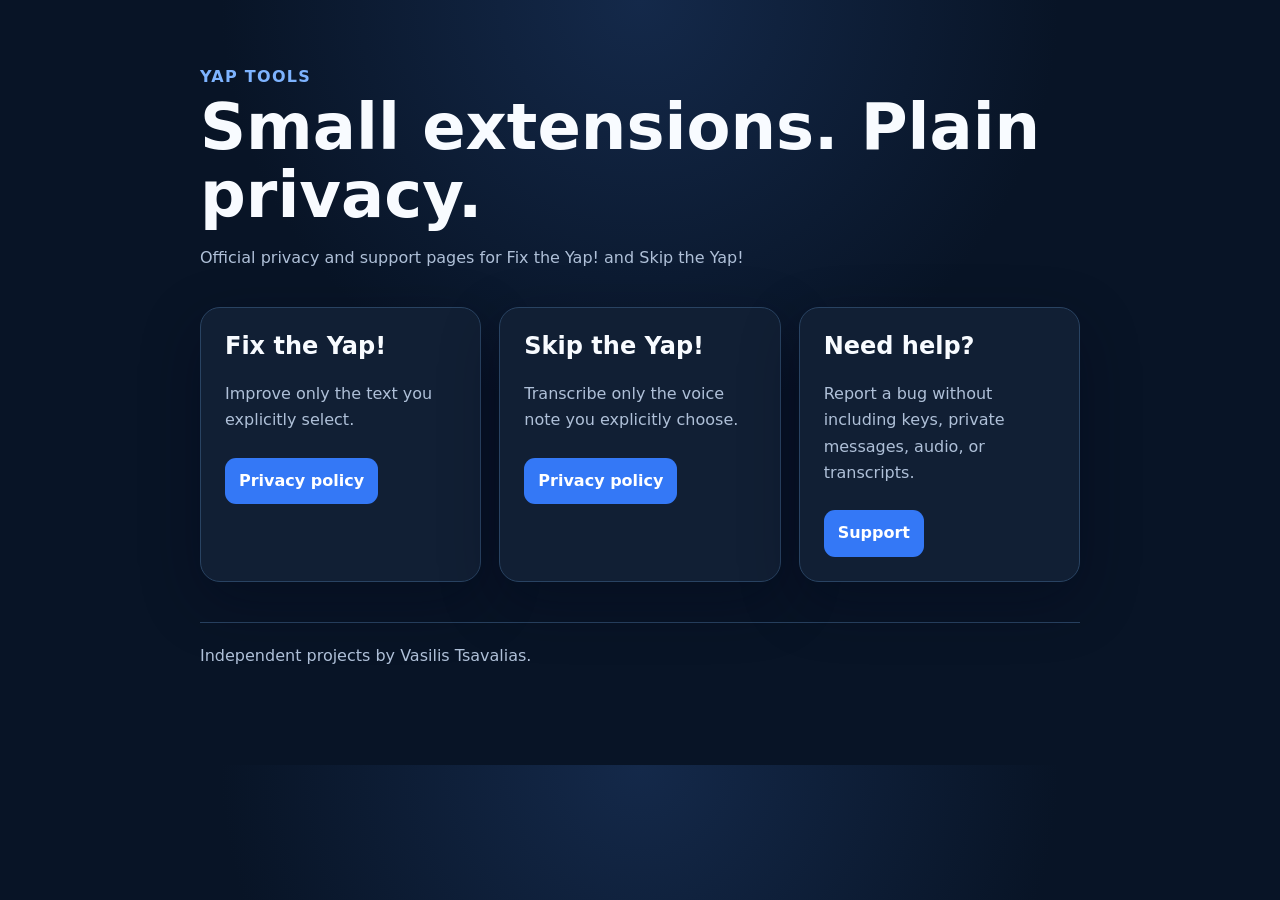
<file: public/index.html>
<!doctype html>
<html lang="en">
<head><meta charset="utf-8"><meta name="viewport" content="width=device-width,initial-scale=1"><meta name="description" content="Privacy and support for the Yap browser-extension family."><title>Yap Tools</title><link rel="icon" href="favicon.svg" type="image/svg+xml"><link rel="stylesheet" href="styles.css"></head>
<body><main><header><div class="eyebrow">Yap Tools</div><h1>Small extensions. Plain privacy.</h1><p>Official privacy and support pages for Fix the Yap! and Skip the Yap!</p></header><section class="cards" aria-label="Products"><article class="card"><h2>Fix the Yap!</h2><p>Improve only the text you explicitly select.</p><a class="button" href="privacy/fix-the-yap.html">Privacy policy</a></article><article class="card"><h2>Skip the Yap!</h2><p>Transcribe only the voice note you explicitly choose.</p><a class="button" href="privacy/skip-the-yap.html">Privacy policy</a></article><article class="card"><h2>Need help?</h2><p>Report a bug without including keys, private messages, audio, or transcripts.</p><a class="button" href="support.html">Support</a></article></section><footer>Independent projects by Vasilis Tsavalias.</footer></main></body>
</html>
</file>
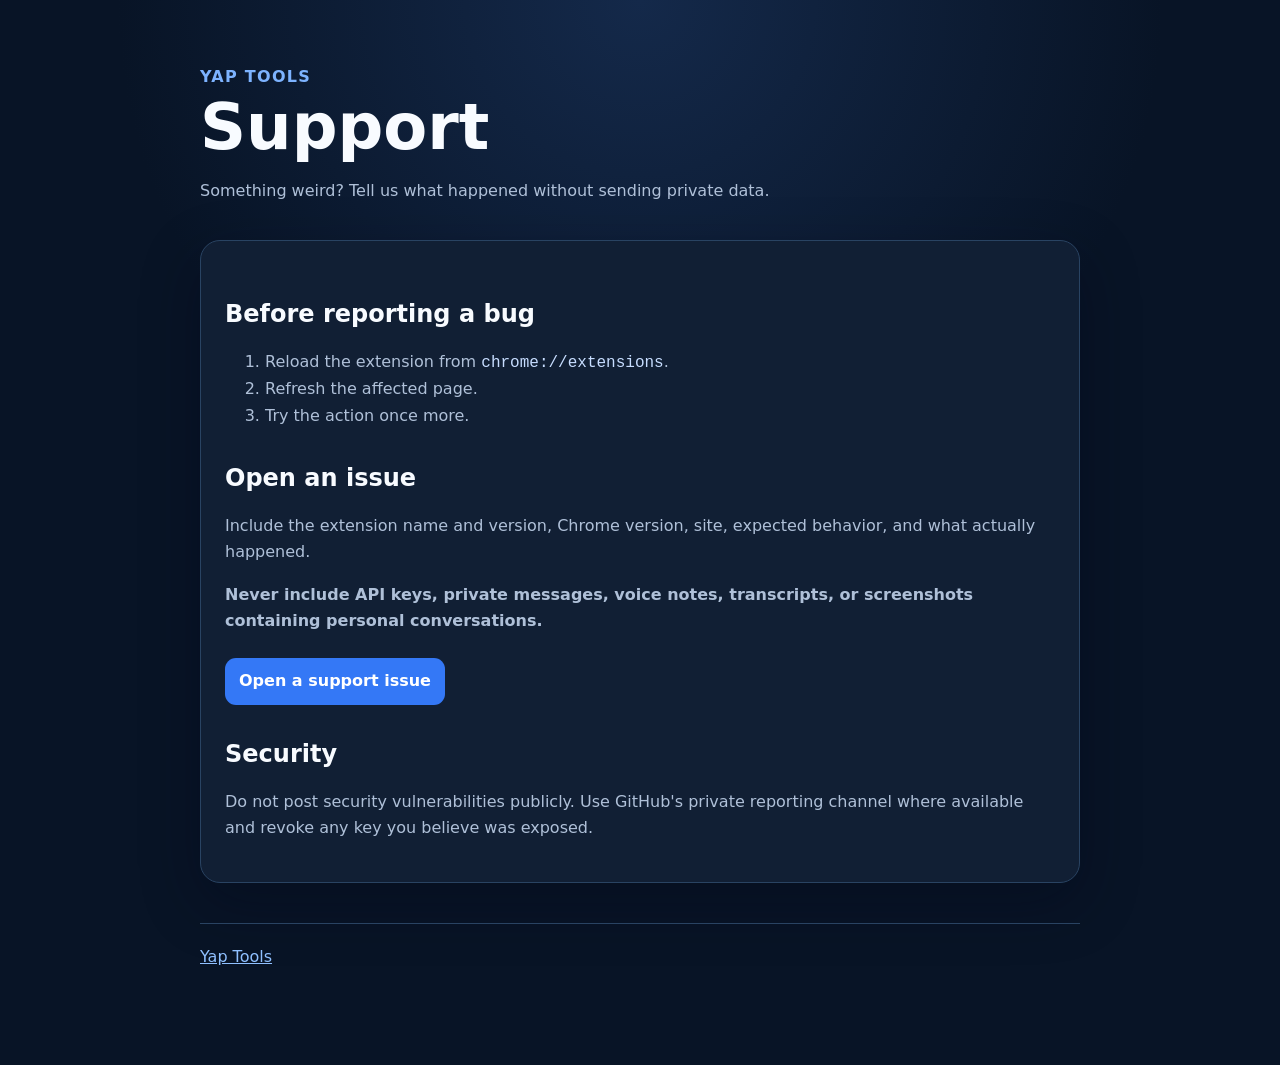
<file: public/support.html>
<!doctype html>
<html lang="en">
<head><meta charset="utf-8"><meta name="viewport" content="width=device-width,initial-scale=1"><meta name="description" content="Support for Fix the Yap and Skip the Yap."><title>Yap Tools Support</title><link rel="icon" href="favicon.svg" type="image/svg+xml"><link rel="stylesheet" href="styles.css"></head>
<body><main><header><div class="eyebrow">Yap Tools</div><h1>Support</h1><p>Something weird? Tell us what happened without sending private data.</p></header><article class="policy"><h2>Before reporting a bug</h2><ol><li>Reload the extension from <code>chrome://extensions</code>.</li><li>Refresh the affected page.</li><li>Try the action once more.</li></ol><h2>Open an issue</h2><p>Include the extension name and version, Chrome version, site, expected behavior, and what actually happened.</p><p><strong>Never include API keys, private messages, voice notes, transcripts, or screenshots containing personal conversations.</strong></p><a class="button" href="https://github.com/vasilistsavalias/yap-tools-site/issues/new">Open a support issue</a><h2>Security</h2><p>Do not post security vulnerabilities publicly. Use GitHub's private reporting channel where available and revoke any key you believe was exposed.</p></article><footer><a href="index.html">Yap Tools</a></footer></main></body>
</html>
</file>
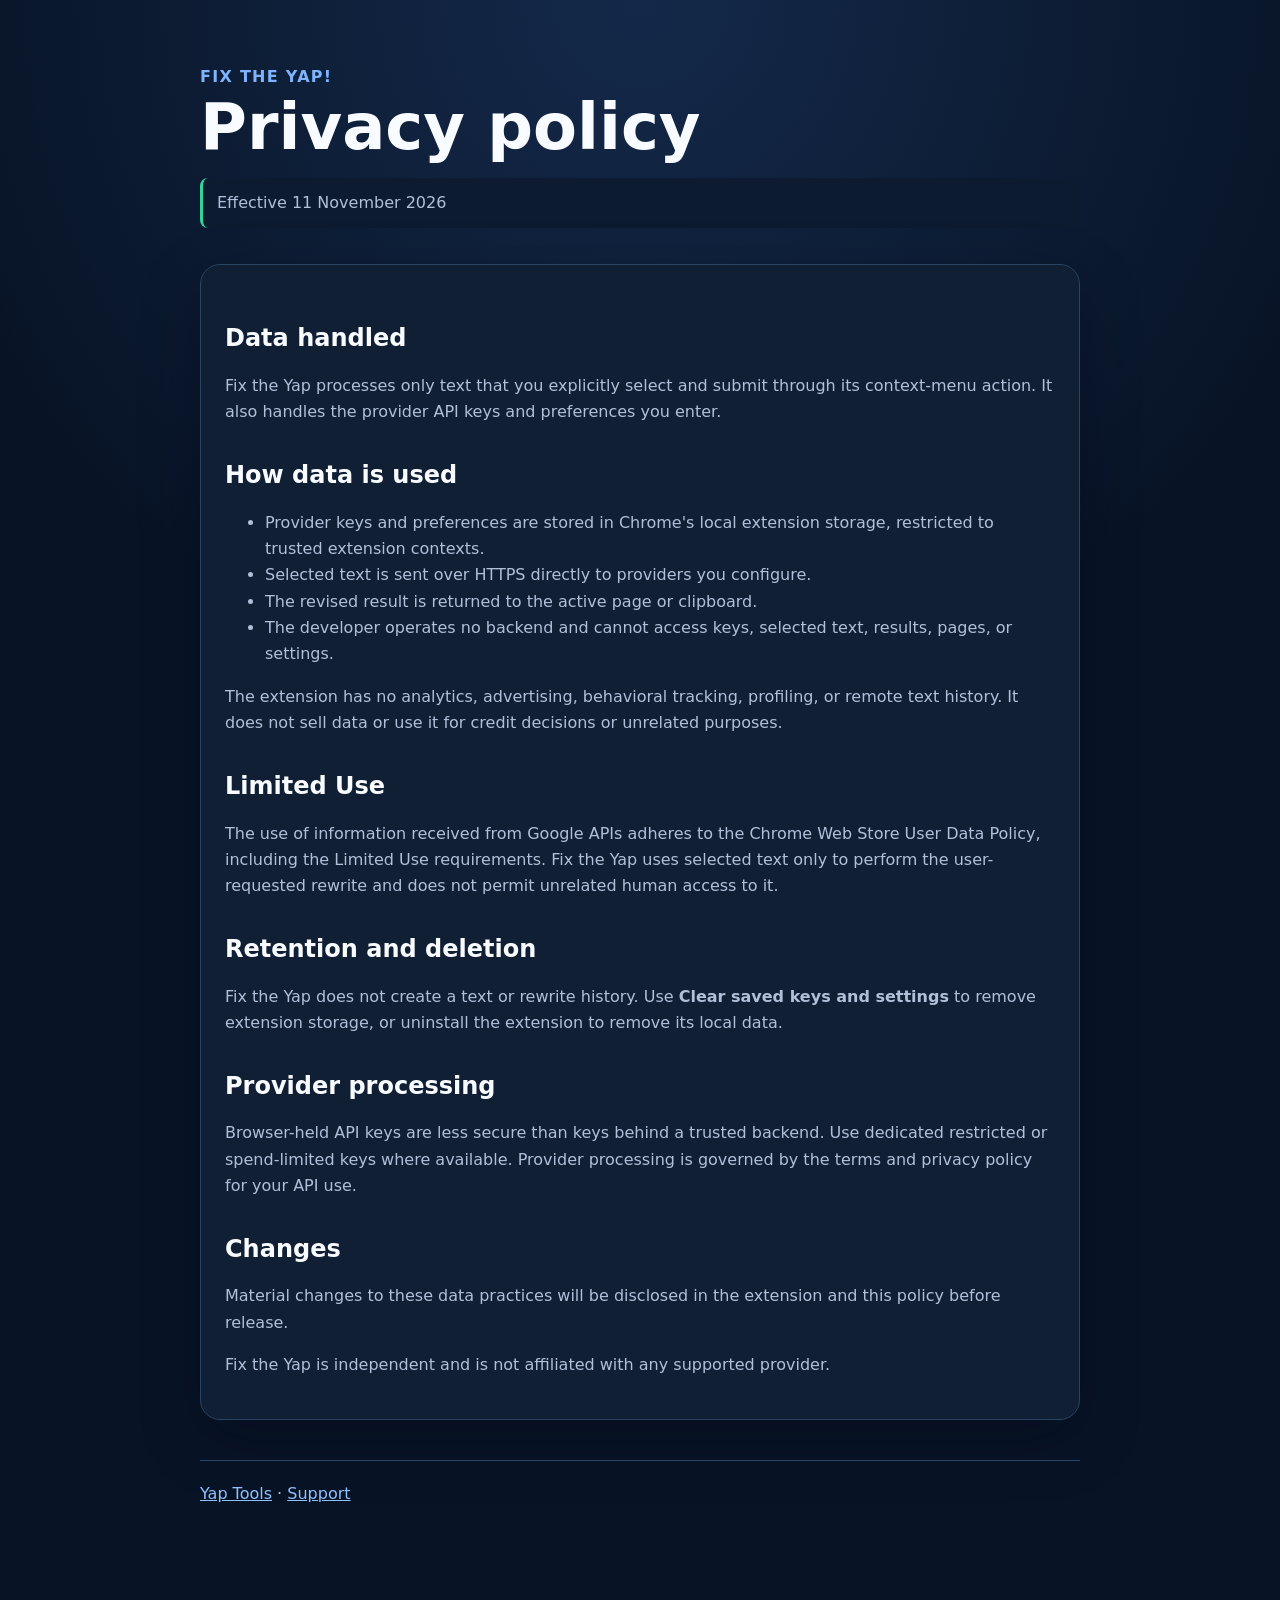
<file: public/privacy/fix-the-yap.html>
<!doctype html>
<html lang="en">
<head><meta charset="utf-8"><meta name="viewport" content="width=device-width,initial-scale=1"><meta name="description" content="Fix the Yap privacy policy."><title>Fix the Yap! Privacy Policy</title><link rel="icon" href="../favicon.svg" type="image/svg+xml"><link rel="stylesheet" href="../styles.css"></head>
<body><main><header><div class="eyebrow">Fix the Yap!</div><h1>Privacy policy</h1><p class="meta">Effective 11 November 2026</p></header><article class="policy"><h2>Data handled</h2><p>Fix the Yap processes only text that you explicitly select and submit through its context-menu action. It also handles the provider API keys and preferences you enter.</p><h2>How data is used</h2><ul><li>Provider keys and preferences are stored in Chrome's local extension storage, restricted to trusted extension contexts.</li><li>Selected text is sent over HTTPS directly to providers you configure.</li><li>The revised result is returned to the active page or clipboard.</li><li>The developer operates no backend and cannot access keys, selected text, results, pages, or settings.</li></ul><p>The extension has no analytics, advertising, behavioral tracking, profiling, or remote text history. It does not sell data or use it for credit decisions or unrelated purposes.</p><h2>Limited Use</h2><p>The use of information received from Google APIs adheres to the Chrome Web Store User Data Policy, including the Limited Use requirements. Fix the Yap uses selected text only to perform the user-requested rewrite and does not permit unrelated human access to it.</p><h2>Retention and deletion</h2><p>Fix the Yap does not create a text or rewrite history. Use <strong>Clear saved keys and settings</strong> to remove extension storage, or uninstall the extension to remove its local data.</p><h2>Provider processing</h2><p>Browser-held API keys are less secure than keys behind a trusted backend. Use dedicated restricted or spend-limited keys where available. Provider processing is governed by the terms and privacy policy for your API use.</p><h2>Changes</h2><p>Material changes to these data practices will be disclosed in the extension and this policy before release.</p><p>Fix the Yap is independent and is not affiliated with any supported provider.</p></article><footer><a href="../index.html">Yap Tools</a> · <a href="../support.html">Support</a></footer></main></body>
</html>
</file>
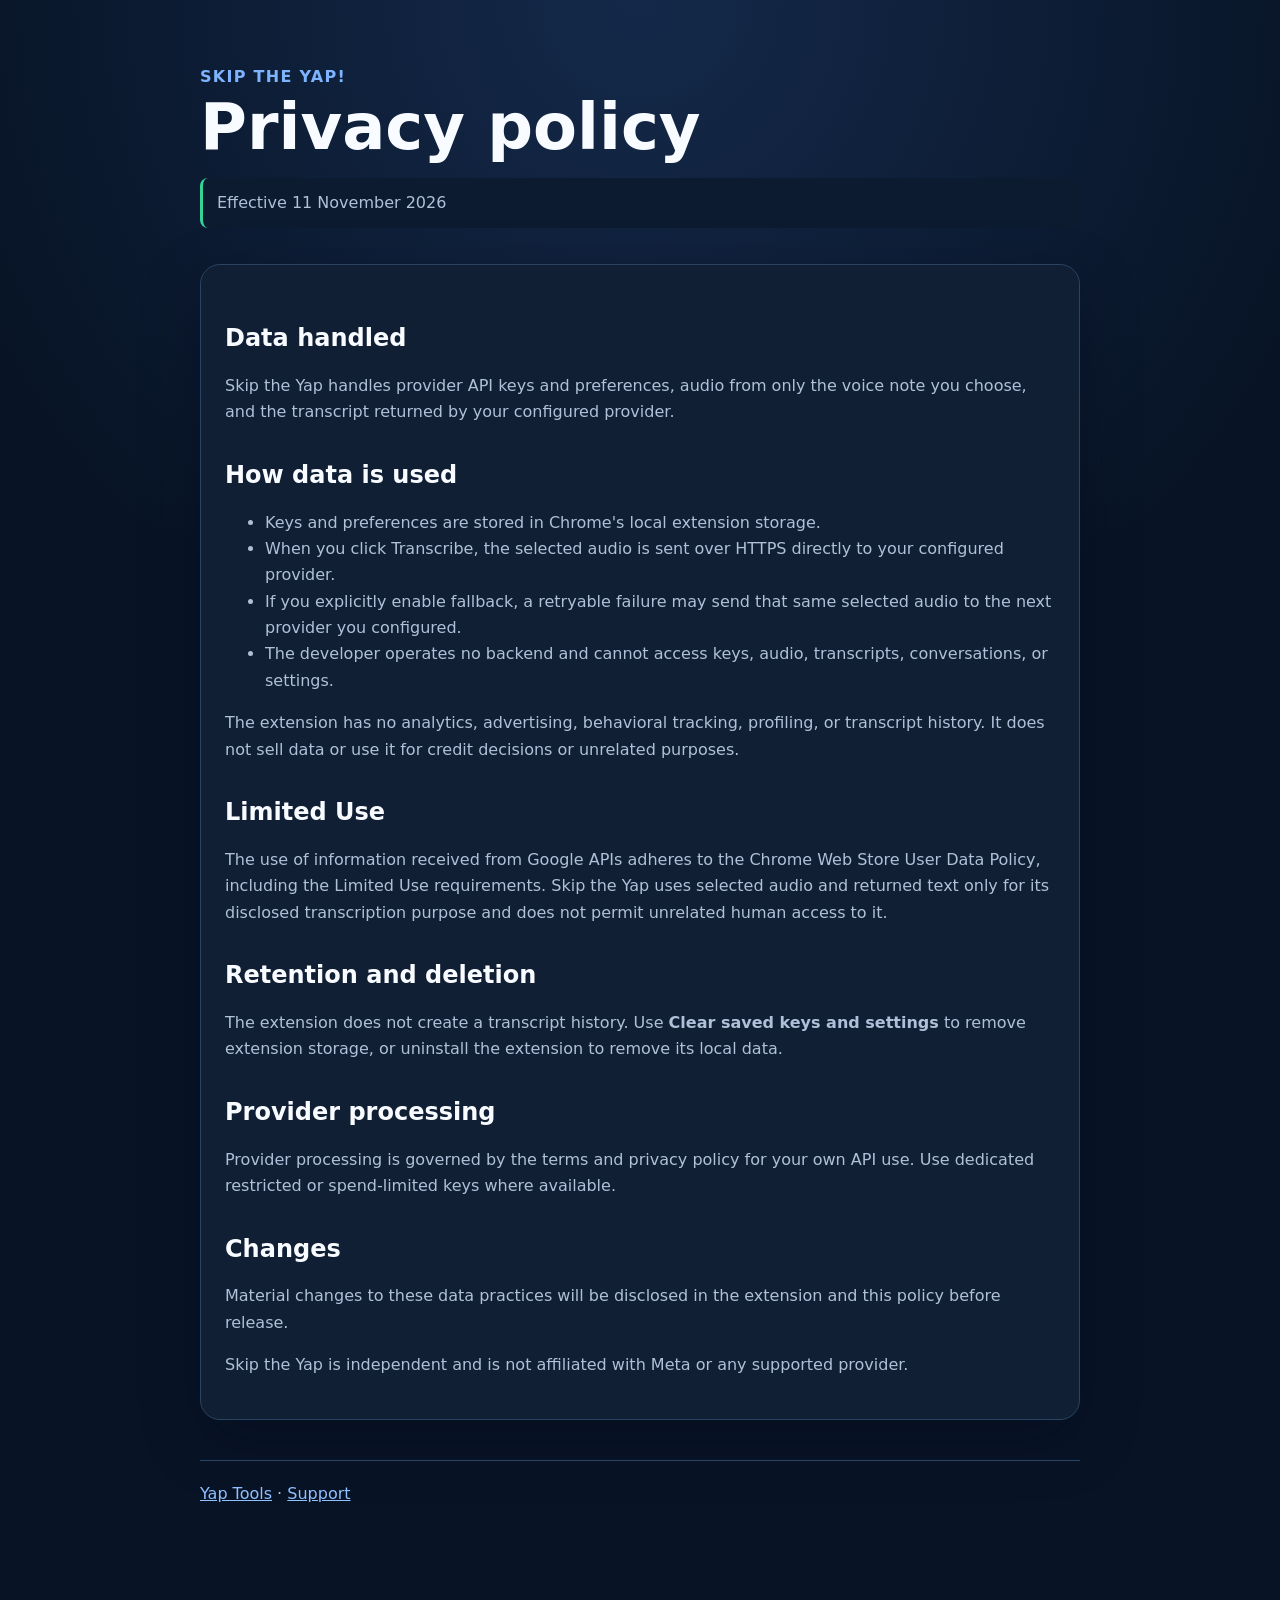
<file: public/privacy/skip-the-yap.html>
<!doctype html>
<html lang="en">
<head><meta charset="utf-8"><meta name="viewport" content="width=device-width,initial-scale=1"><meta name="description" content="Skip the Yap privacy policy."><title>Skip the Yap! Privacy Policy</title><link rel="icon" href="../favicon.svg" type="image/svg+xml"><link rel="stylesheet" href="../styles.css"></head>
<body><main><header><div class="eyebrow">Skip the Yap!</div><h1>Privacy policy</h1><p class="meta">Effective 11 November 2026</p></header><article class="policy"><h2>Data handled</h2><p>Skip the Yap handles provider API keys and preferences, audio from only the voice note you choose, and the transcript returned by your configured provider.</p><h2>How data is used</h2><ul><li>Keys and preferences are stored in Chrome's local extension storage.</li><li>When you click Transcribe, the selected audio is sent over HTTPS directly to your configured provider.</li><li>If you explicitly enable fallback, a retryable failure may send that same selected audio to the next provider you configured.</li><li>The developer operates no backend and cannot access keys, audio, transcripts, conversations, or settings.</li></ul><p>The extension has no analytics, advertising, behavioral tracking, profiling, or transcript history. It does not sell data or use it for credit decisions or unrelated purposes.</p><h2>Limited Use</h2><p>The use of information received from Google APIs adheres to the Chrome Web Store User Data Policy, including the Limited Use requirements. Skip the Yap uses selected audio and returned text only for its disclosed transcription purpose and does not permit unrelated human access to it.</p><h2>Retention and deletion</h2><p>The extension does not create a transcript history. Use <strong>Clear saved keys and settings</strong> to remove extension storage, or uninstall the extension to remove its local data.</p><h2>Provider processing</h2><p>Provider processing is governed by the terms and privacy policy for your own API use. Use dedicated restricted or spend-limited keys where available.</p><h2>Changes</h2><p>Material changes to these data practices will be disclosed in the extension and this policy before release.</p><p>Skip the Yap is independent and is not affiliated with Meta or any supported provider.</p></article><footer><a href="../index.html">Yap Tools</a> · <a href="../support.html">Support</a></footer></main></body>
</html>
</file>
<file: public/styles.css>
:root{color-scheme:dark;--bg:#081426;--panel:#111f34;--line:#294362;--text:#f8fbff;--muted:#afc0d8;--blue:#3478f6;--green:#34d399}*{box-sizing:border-box}body{margin:0;background:radial-gradient(circle at top,#14294a 0,#081426 42%);color:var(--text);font:16px/1.65 Inter,ui-sans-serif,system-ui,-apple-system,BlinkMacSystemFont,"Segoe UI",sans-serif}main{width:min(880px,calc(100% - 32px));margin:0 auto;padding:64px 0 96px}header{margin-bottom:36px}.eyebrow{color:#7db3ff;font-weight:800;letter-spacing:.08em;text-transform:uppercase}h1{margin:.25rem 0;font-size:clamp(2.2rem,6vw,4rem);line-height:1.05}h2{margin-top:2.2rem;line-height:1.2}p,li{color:var(--muted)}a{color:#8fc0ff}.cards{display:grid;grid-template-columns:repeat(auto-fit,minmax(250px,1fr));gap:18px}.card,.policy{border:1px solid var(--line);border-radius:20px;background:var(--panel);padding:24px;box-shadow:0 20px 60px #02061755}.card h2{margin-top:0}.button{display:inline-block;margin-top:8px;padding:10px 14px;border-radius:11px;background:var(--blue);color:white;text-decoration:none;font-weight:750}.meta{padding:12px 14px;border-left:3px solid var(--green);background:#0d1b30;border-radius:8px}footer{margin-top:40px;padding-top:20px;border-top:1px solid var(--line);color:var(--muted)}code{color:#c7ddff}@media(max-width:560px){main{padding-top:36px}.policy,.card{padding:19px}}
</file>
